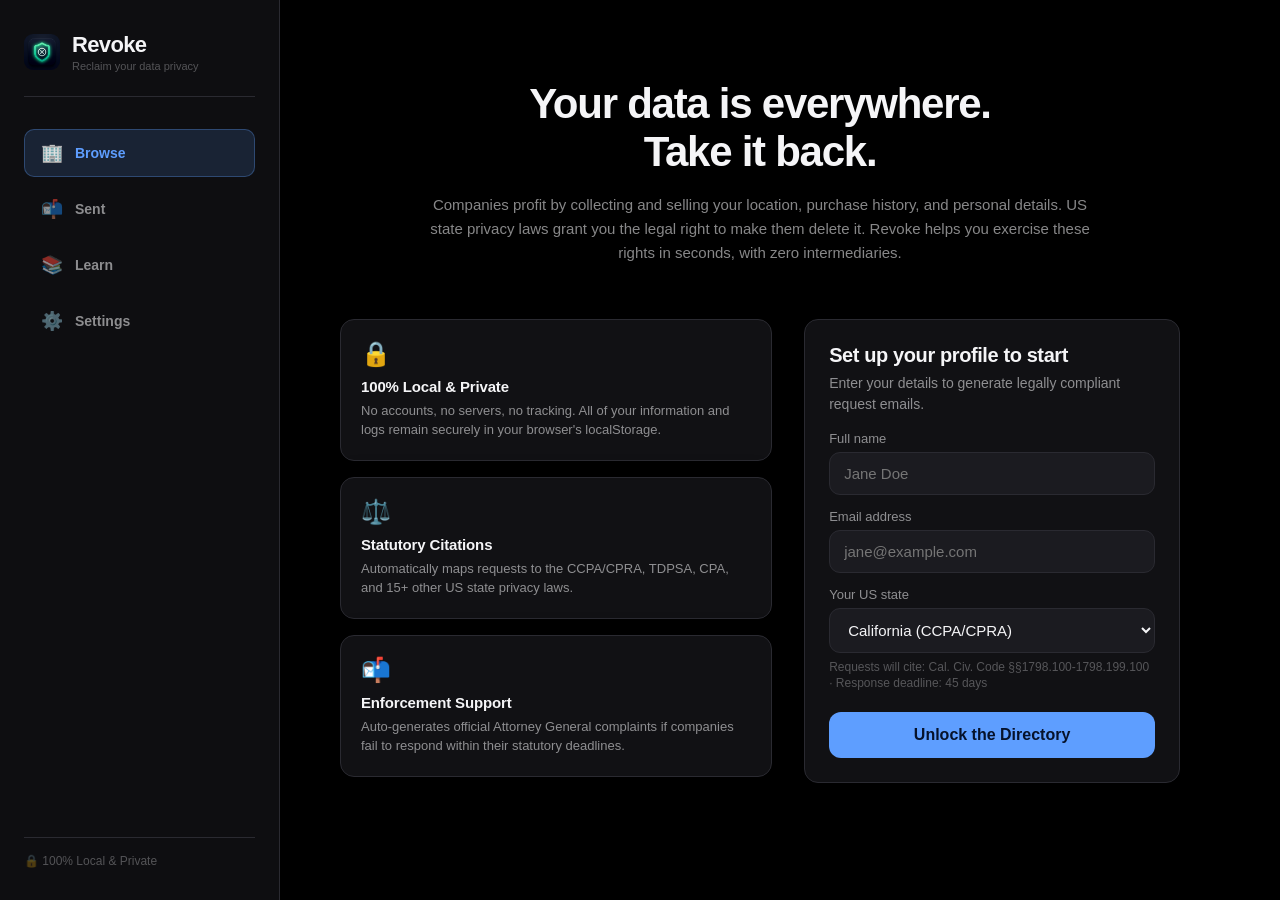
<file: index.html>
<!DOCTYPE html>
<html lang="en">
<head>
  <meta charset="UTF-8">
  <meta name="viewport" content="width=device-width, initial-scale=1, viewport-fit=cover">
  <meta name="theme-color" content="#000000">
  <title>Revoke | Reclaim Your Data Privacy</title>
  <meta name="description" content="Generate legally-compliant data deletion, opt-out, and access requests for 178+ companies based on your US state privacy law. No accounts, no servers, no tracking.">
  <link rel="canonical" href="https://www.revokemydata.com/">

  <!-- Open Graph / social sharing -->
  <meta property="og:type" content="website">
  <meta property="og:site_name" content="Revoke">
  <meta property="og:title" content="Revoke | Reclaim Your Data Privacy">
  <meta property="og:description" content="One click to send legally-compliant data deletion, opt-out, and access requests to 178+ companies. No accounts, no servers, no tracking.">
  <meta property="og:url" content="https://www.revokemydata.com/">
  <meta property="og:image" content="https://www.revokemydata.com/assets/og-image.png">
  <meta name="twitter:card" content="summary_large_image">
  <meta name="twitter:title" content="Revoke | Reclaim Your Data Privacy">
  <meta name="twitter:description" content="One click to send legally-compliant data deletion, opt-out, and access requests to 178+ companies. No accounts, no servers, no tracking.">
  <meta name="twitter:image" content="https://www.revokemydata.com/assets/og-image.png">

  <link rel="icon" href="assets/icon.png">
  <link rel="apple-touch-icon" href="assets/icon.png">
  <link rel="stylesheet" href="css/styles.css">
</head>
<body>
  <div class="app" id="root"></div>

  <script src="js/brokers.js"></script>
  <script src="js/data.js"></script>
  <script src="js/store.js"></script>
  <script src="js/templates.js"></script>
  <script src="js/app.js"></script>
</body>
</html>
</file>
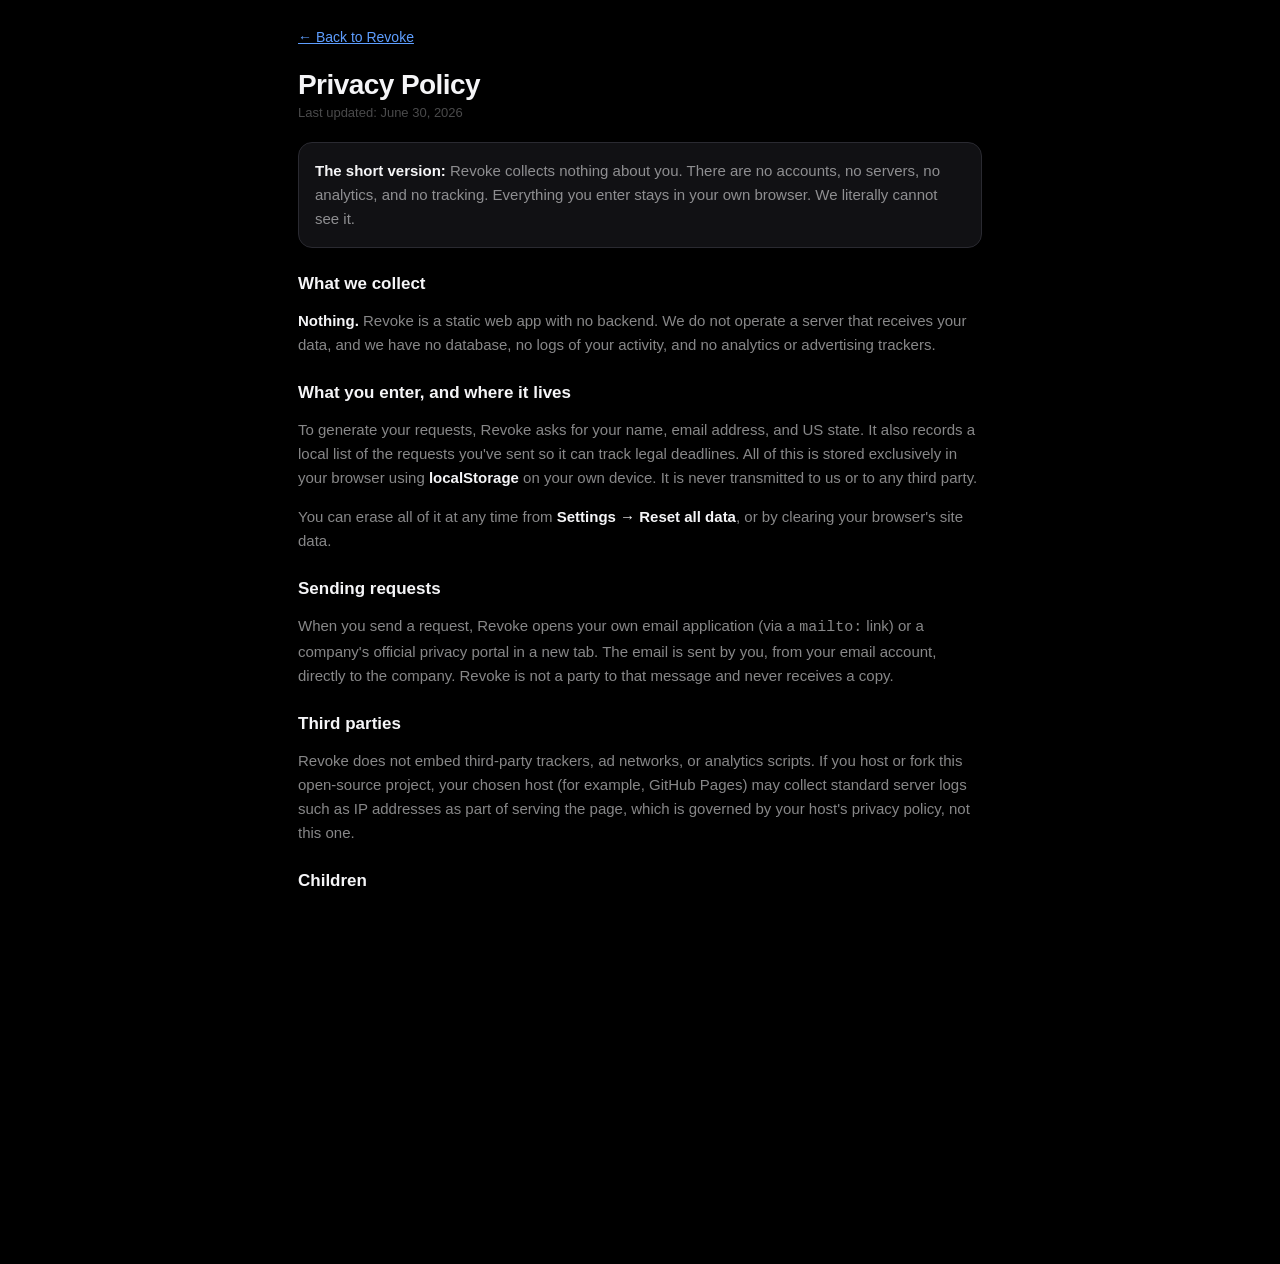
<file: privacy.html>
<!DOCTYPE html>
<html lang="en">
<head>
  <meta charset="UTF-8">
  <meta name="viewport" content="width=device-width, initial-scale=1, viewport-fit=cover">
  <meta name="theme-color" content="#000000">
  <title>Privacy Policy | Revoke</title>
  <meta name="description" content="Revoke collects nothing. No accounts, no servers, no analytics, no tracking. Everything stays in your browser.">
  <link rel="icon" href="assets/icon.png">
  <link rel="stylesheet" href="css/styles.css">
  <style>
    .doc { max-width: 720px; margin: 0 auto; padding: 28px 18px 80px; }
    .doc a.back { display:inline-block; font-size:14px; margin-bottom:18px; }
    .doc h1 { font-size: 28px; letter-spacing:-0.02em; margin: 6px 0 4px; }
    .doc .updated { color: var(--text-faint); font-size: 13px; margin-bottom: 22px; }
    .doc h2 { font-size: 17px; margin: 26px 0 8px; }
    .doc p, .doc li { color: var(--text-dim); font-size: 15px; line-height: 1.6; }
    .doc ul { padding-left: 20px; }
    .doc strong { color: var(--text); }
    .callout { background: var(--surface); border:1px solid var(--border); border-radius:14px; padding:16px; margin:18px 0; }
  </style>
</head>
<body>
  <div class="doc">
    <a class="back" href="index.html">← Back to Revoke</a>
    <h1>Privacy Policy</h1>
    <div class="updated">Last updated: June 30, 2026</div>

    <div class="callout">
      <p style="margin:0"><strong>The short version:</strong> Revoke collects nothing about you. There are no accounts, no servers, no analytics, and no tracking. Everything you enter stays in your own browser. We literally cannot see it.</p>
    </div>

    <h2>What we collect</h2>
    <p><strong>Nothing.</strong> Revoke is a static web app with no backend. We do not operate a server that receives your data, and we have no database, no logs of your activity, and no analytics or advertising trackers.</p>

    <h2>What you enter, and where it lives</h2>
    <p>To generate your requests, Revoke asks for your name, email address, and US state. It also records a local list of the requests you've sent so it can track legal deadlines. All of this is stored exclusively in your browser using <strong>localStorage</strong> on your own device. It is never transmitted to us or to any third party.</p>
    <p>You can erase all of it at any time from <strong>Settings → Reset all data</strong>, or by clearing your browser's site data.</p>

    <h2>Sending requests</h2>
    <p>When you send a request, Revoke opens your own email application (via a <code>mailto:</code> link) or a company's official privacy portal in a new tab. The email is sent by you, from your email account, directly to the company. Revoke is not a party to that message and never receives a copy.</p>

    <h2>Third parties</h2>
    <p>Revoke does not embed third-party trackers, ad networks, or analytics scripts. If you host or fork this open-source project, your chosen host (for example, GitHub Pages) may collect standard server logs such as IP addresses as part of serving the page, which is governed by your host's privacy policy, not this one.</p>

    <h2>Children</h2>
    <p>Revoke is intended for adults exercising their own privacy rights and is not directed at children.</p>

    <h2>Changes</h2>
    <p>Because this is an open-source project, this policy may change as the project evolves. Material changes will be reflected in the date above and in the project's commit history.</p>

    <h2>Contact</h2>
    <p>Questions or corrections can be raised as an issue on the project's GitHub repository.</p>

    <p style="margin-top:28px;font-size:13px;color:var(--text-faint)">Revoke is open-source software provided under the MIT License. It is not a law firm and does not provide legal advice.</p>
  </div>
</body>
</html>
</file>
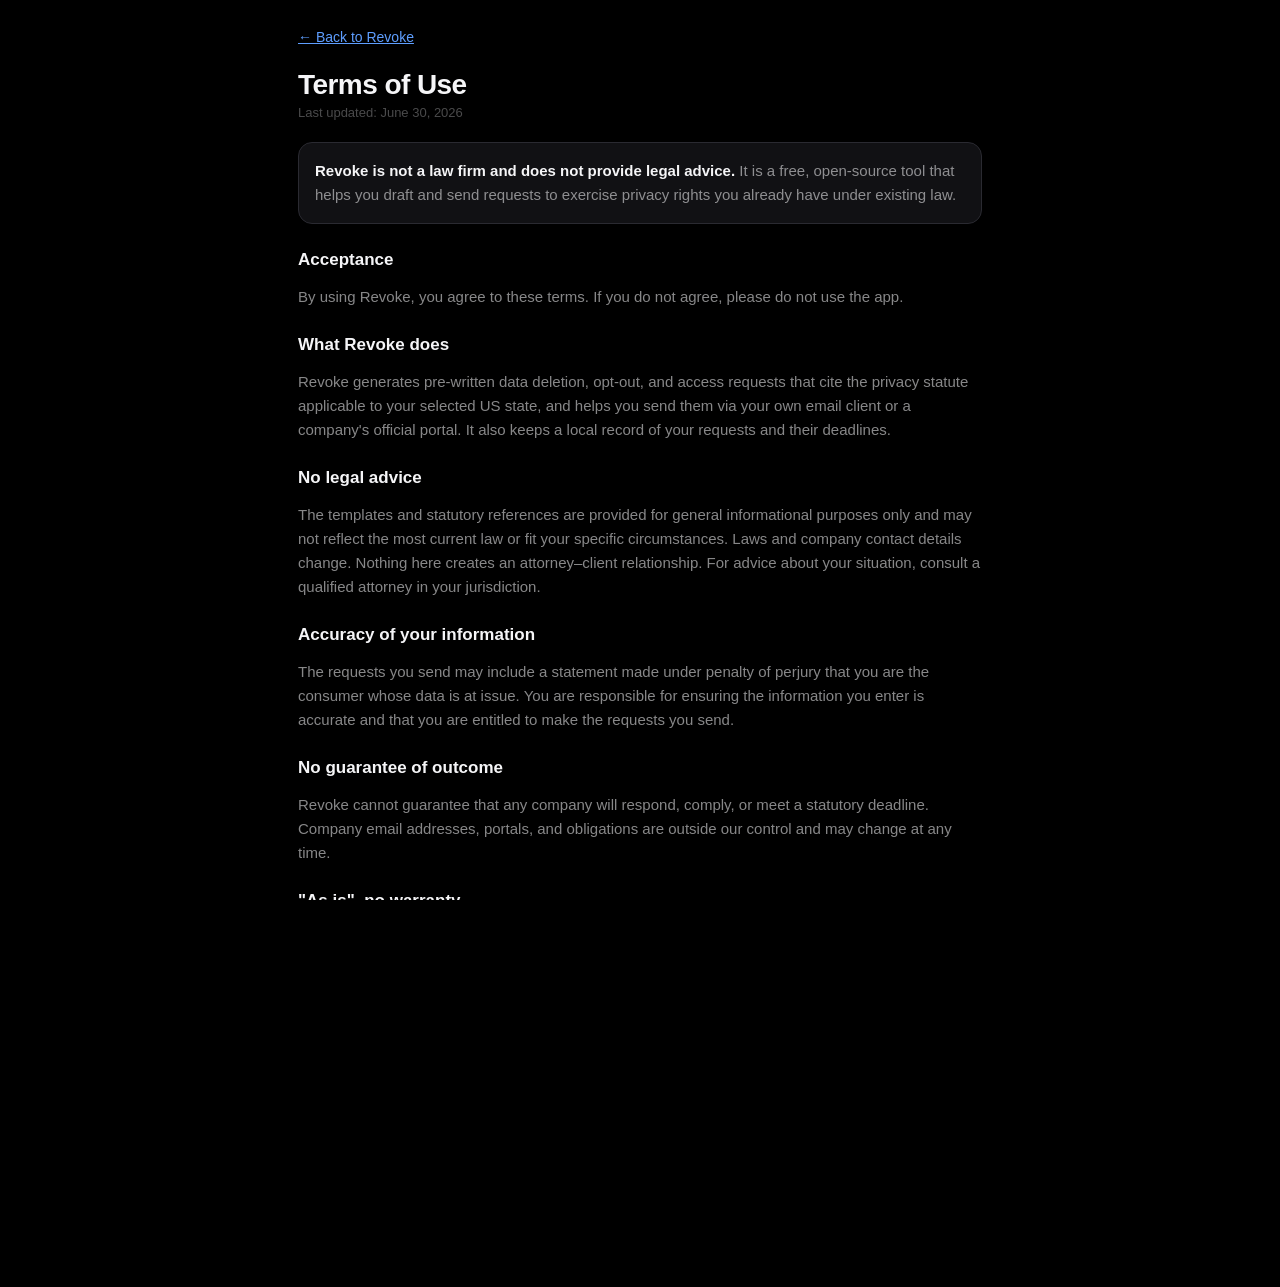
<file: terms.html>
<!DOCTYPE html>
<html lang="en">
<head>
  <meta charset="UTF-8">
  <meta name="viewport" content="width=device-width, initial-scale=1, viewport-fit=cover">
  <meta name="theme-color" content="#000000">
  <title>Terms of Use | Revoke</title>
  <meta name="description" content="Terms of use for Revoke, an open-source privacy tool. Not legal advice.">
  <link rel="icon" href="assets/icon.png">
  <link rel="stylesheet" href="css/styles.css">
  <style>
    .doc { max-width: 720px; margin: 0 auto; padding: 28px 18px 80px; }
    .doc a.back { display:inline-block; font-size:14px; margin-bottom:18px; }
    .doc h1 { font-size: 28px; letter-spacing:-0.02em; margin: 6px 0 4px; }
    .doc .updated { color: var(--text-faint); font-size: 13px; margin-bottom: 22px; }
    .doc h2 { font-size: 17px; margin: 26px 0 8px; }
    .doc p, .doc li { color: var(--text-dim); font-size: 15px; line-height: 1.6; }
    .doc ul { padding-left: 20px; }
    .doc strong { color: var(--text); }
    .callout { background: var(--surface); border:1px solid var(--border); border-radius:14px; padding:16px; margin:18px 0; }
  </style>
</head>
<body>
  <div class="doc">
    <a class="back" href="index.html">← Back to Revoke</a>
    <h1>Terms of Use</h1>
    <div class="updated">Last updated: June 30, 2026</div>

    <div class="callout">
      <p style="margin:0"><strong>Revoke is not a law firm and does not provide legal advice.</strong> It is a free, open-source tool that helps you draft and send requests to exercise privacy rights you already have under existing law.</p>
    </div>

    <h2>Acceptance</h2>
    <p>By using Revoke, you agree to these terms. If you do not agree, please do not use the app.</p>

    <h2>What Revoke does</h2>
    <p>Revoke generates pre-written data deletion, opt-out, and access requests that cite the privacy statute applicable to your selected US state, and helps you send them via your own email client or a company's official portal. It also keeps a local record of your requests and their deadlines.</p>

    <h2>No legal advice</h2>
    <p>The templates and statutory references are provided for general informational purposes only and may not reflect the most current law or fit your specific circumstances. Laws and company contact details change. Nothing here creates an attorney–client relationship. For advice about your situation, consult a qualified attorney in your jurisdiction.</p>

    <h2>Accuracy of your information</h2>
    <p>The requests you send may include a statement made under penalty of perjury that you are the consumer whose data is at issue. You are responsible for ensuring the information you enter is accurate and that you are entitled to make the requests you send.</p>

    <h2>No guarantee of outcome</h2>
    <p>Revoke cannot guarantee that any company will respond, comply, or meet a statutory deadline. Company email addresses, portals, and obligations are outside our control and may change at any time.</p>

    <h2>"As is", no warranty</h2>
    <p>Revoke is provided "as is" without warranties of any kind. To the maximum extent permitted by law, the authors and contributors are not liable for any damages arising from your use of the app. See the <a href="LICENSE">MIT License</a> for the full terms.</p>

    <h2>Open source</h2>
    <p>Revoke is licensed under the MIT License. You are free to use, modify, and self-host it consistent with that license.</p>

    <h2>Contact</h2>
    <p>Issues and questions can be raised on the project's GitHub repository.</p>
  </div>
</body>
</html>
</file>
<file: css/styles.css>
:root {
  --bg: #000000;
  --surface: #111114;
  --surface-2: #1b1b20;
  --border: #2a2a31;
  --text: #f5f5f7;
  --text-dim: rgba(245, 245, 247, 0.55);
  --text-faint: rgba(245, 245, 247, 0.3);
  --accent: #5e9eff;
  --accent-dim: rgba(94, 158, 255, 0.15);
  --green: #34c759;
  --orange: #ff9f0a;
  --yellow: #ffd60a;
  --red: #ff453a;
  --gray: #8e8e93;
  --radius: 14px;
  --maxw: 760px;
}

* { box-sizing: border-box; }

html, body {
  margin: 0;
  padding: 0;
  background: var(--bg);
  color: var(--text);
  font-family: -apple-system, BlinkMacSystemFont, "Segoe UI", Roboto, Helvetica, Arial, sans-serif;
  -webkit-font-smoothing: antialiased;
}

a { color: var(--accent); }

.app {
  max-width: var(--maxw);
  margin: 0 auto;
  padding: 0 16px 96px;
}

/* Header */
.topbar {
  position: sticky;
  top: 0;
  z-index: 20;
  background: rgba(0, 0, 0, 0.85);
  backdrop-filter: blur(12px);
  -webkit-backdrop-filter: blur(12px);
  display: flex;
  align-items: center;
  justify-content: space-between;
  padding: 14px 4px 12px;
  border-bottom: 1px solid var(--border);
}
.brand { display: flex; align-items: center; gap: 10px; }
.brand img { width: 30px; height: 30px; border-radius: 7px; }
.brand h1 { font-size: 20px; margin: 0; letter-spacing: -0.02em; }
.brand .tag { font-size: 11px; color: var(--text-faint); margin-top: 1px; }

/* Tabs */
.tabbar {
  position: fixed;
  bottom: 0; left: 0; right: 0;
  z-index: 30;
  display: flex;
  justify-content: center;
  gap: 4px;
  background: rgba(10, 10, 12, 0.92);
  backdrop-filter: blur(14px);
  -webkit-backdrop-filter: blur(14px);
  border-top: 1px solid var(--border);
  padding: 8px 8px max(8px, env(safe-area-inset-bottom));
}
.tabbar button {
  flex: 1;
  max-width: 140px;
  background: none;
  border: none;
  color: var(--text-faint);
  font-size: 11px;
  font-weight: 600;
  display: flex;
  flex-direction: column;
  align-items: center;
  gap: 3px;
  padding: 4px 0;
  cursor: pointer;
}
.tabbar button .ic { font-size: 18px; }
.tabbar button.active { color: var(--accent); }

/* Sections / cards */
.section { margin-top: 22px; }
.section-title { font-size: 13px; text-transform: uppercase; letter-spacing: 0.06em; color: var(--text-dim); margin: 0 0 10px 2px; }

.card {
  background: var(--surface);
  border: 1px solid var(--border);
  border-radius: var(--radius);
  padding: 16px;
  box-shadow: 0 8px 30px rgba(0, 0, 0, 0.25);
  transition: border-color 0.2s ease, box-shadow 0.2s ease;
}
.card:hover {
  border-color: rgba(94, 158, 255, 0.15);
}

/* Search */
.search {
  width: 100%;
  background: var(--surface-2);
  border: 1px solid var(--border);
  color: var(--text);
  border-radius: 11px;
  padding: 11px 14px;
  font-size: 15px;
  margin-top: 14px;
}
.search::placeholder { color: var(--text-faint); }

/* Category chips */
.chips { display: flex; flex-wrap: wrap; gap: 8px; margin-top: 14px; }
.chip {
  background: var(--surface-2);
  border: 1px solid var(--border);
  color: var(--text-dim);
  border-radius: 999px;
  padding: 7px 13px;
  font-size: 13px;
  font-weight: 600;
  cursor: pointer;
  white-space: nowrap;
}
.chip.active { background: var(--accent-dim); border-color: var(--accent); color: var(--accent); }

/* Broker list */
.broker {
  display: flex;
  align-items: center;
  gap: 12px;
  background: var(--surface);
  border: 1px solid var(--border);
  border-radius: var(--radius);
  padding: 13px 14px;
  margin-top: 10px;
  cursor: pointer;
  transition: all 0.2s cubic-bezier(0.4, 0, 0.2, 1);
}
.broker:hover {
  border-color: var(--accent);
  background: var(--surface-2);
  box-shadow: 0 4px 20px rgba(94, 158, 255, 0.06);
  transform: translateY(-1px);
}
.broker .emoji { font-size: 22px; width: 30px; text-align: center; flex-shrink: 0; }
.broker .info { flex: 1; min-width: 0; }
.broker .name { font-size: 15px; font-weight: 600; }
.broker .meta { font-size: 12px; color: var(--text-faint); margin-top: 2px; }
.broker .chev { color: var(--text-faint); font-size: 18px; }

.pill {
  font-size: 10px;
  font-weight: 700;
  text-transform: uppercase;
  letter-spacing: 0.04em;
  padding: 3px 7px;
  border-radius: 6px;
  flex-shrink: 0;
}
.risk-critical { background: rgba(255, 69, 58, 0.16); color: var(--red); }
.risk-high { background: rgba(255, 159, 10, 0.16); color: var(--orange); }
.risk-medium { background: rgba(255, 214, 10, 0.14); color: var(--yellow); }
.risk-low { background: rgba(142, 142, 147, 0.18); color: var(--gray); }

/* Buttons */
.btn {
  display: inline-flex;
  align-items: center;
  justify-content: center;
  gap: 8px;
  width: 100%;
  background: var(--accent);
  color: #06122b;
  border: none;
  border-radius: 12px;
  padding: 14px;
  font-size: 16px;
  font-weight: 700;
  cursor: pointer;
}
.btn.secondary { background: var(--surface-2); color: var(--text); border: 1px solid var(--border); }
.btn.danger { background: rgba(255, 69, 58, 0.14); color: var(--red); }
.btn.ghost { background: none; color: var(--accent); }
.btn:disabled { opacity: 0.4; cursor: not-allowed; }
.btn-row { display: flex; gap: 10px; margin-top: 12px; }
.btn-row .btn { flex: 1; }

/* Form fields */
.field { margin-top: 14px; }
.field label { display: block; font-size: 13px; color: var(--text-dim); margin-bottom: 6px; }
.field input, .field select {
  width: 100%;
  background: var(--surface-2);
  border: 1px solid var(--border);
  color: var(--text);
  border-radius: 11px;
  padding: 12px 14px;
  font-size: 15px;
}
.field .hint { font-size: 12px; color: var(--text-faint); margin-top: 6px; line-height: 1.4; }

/* Stats grid */
.stats { display: grid; grid-template-columns: repeat(2, 1fr); gap: 10px; margin-top: 14px; }
.stat { background: var(--surface); border: 1px solid var(--border); border-radius: var(--radius); padding: 14px; }
.stat .num { font-size: 26px; font-weight: 800; letter-spacing: -0.02em; }
.stat .lbl { font-size: 12px; color: var(--text-dim); margin-top: 2px; }

/* Receipt rows */
.receipt {
  background: var(--surface);
  border: 1px solid var(--border);
  border-radius: var(--radius);
  padding: 14px;
  margin-top: 10px;
}
.receipt .top { display: flex; justify-content: space-between; align-items: flex-start; gap: 10px; }
.receipt .rname { font-size: 15px; font-weight: 600; }
.receipt .rmeta { font-size: 12px; color: var(--text-faint); margin-top: 3px; }
.status-pill { font-size: 11px; font-weight: 700; padding: 4px 9px; border-radius: 7px; white-space: nowrap; }
.st-pending { background: var(--accent-dim); color: var(--accent); }
.st-confirmed { background: rgba(52, 199, 89, 0.16); color: var(--green); }
.st-action { background: rgba(255, 159, 10, 0.16); color: var(--orange); }
.st-bad { background: rgba(255, 69, 58, 0.16); color: var(--red); }
.st-gray { background: rgba(142, 142, 147, 0.18); color: var(--gray); }
.receipt select { margin-top: 10px; width: 100%; background: var(--surface-2); color: var(--text); border: 1px solid var(--border); border-radius: 9px; padding: 9px 11px; font-size: 13px; }

/* Modal */
.modal-backdrop {
  position: fixed; inset: 0; z-index: 50;
  background: rgba(0, 0, 0, 0.6);
  backdrop-filter: blur(4px);
  display: flex; align-items: flex-end; justify-content: center;
}
.modal {
  background: var(--surface);
  border: 1px solid var(--border);
  border-radius: 20px 20px 0 0;
  width: 100%;
  max-width: var(--maxw);
  max-height: 90vh;
  overflow-y: auto;
  padding: 18px 18px 28px;
}
@media (min-width: 600px) {
  .modal-backdrop { align-items: center; }
  .modal { border-radius: 20px; }
}
.modal h2 { margin: 4px 0 2px; font-size: 21px; }
.modal .sub { color: var(--text-dim); font-size: 13px; margin-bottom: 6px; }
.modal-close { float: right; background: var(--surface-2); border: 1px solid var(--border); color: var(--text-dim); width: 30px; height: 30px; border-radius: 999px; font-size: 16px; cursor: pointer; }

.email-preview {
  background: var(--surface-2);
  border: 1px solid var(--border);
  border-radius: 11px;
  padding: 14px;
  margin-top: 12px;
  font-size: 13px;
  line-height: 1.5;
  white-space: pre-wrap;
  max-height: 320px;
  overflow-y: auto;
  color: var(--text-dim);
}

.seg { display: flex; gap: 6px; margin-top: 12px; }
.seg button {
  flex: 1;
  background: var(--surface-2);
  border: 1px solid var(--border);
  color: var(--text-dim);
  border-radius: 10px;
  padding: 10px 6px;
  font-size: 12px;
  font-weight: 600;
  cursor: pointer;
}
.seg button.active { background: var(--accent-dim); border-color: var(--accent); color: var(--accent); }

.notice {
  background: rgba(255, 159, 10, 0.1);
  border: 1px solid rgba(255, 159, 10, 0.3);
  color: var(--orange);
  border-radius: 11px;
  padding: 11px 13px;
  font-size: 13px;
  margin-top: 12px;
  line-height: 1.45;
}

.empty { text-align: center; color: var(--text-faint); padding: 50px 20px; }
.empty .big { font-size: 40px; margin-bottom: 10px; }

.hero { text-align: center; padding: 30px 10px 6px; }
.hero .logo { width: 72px; height: 72px; border-radius: 17px; margin-bottom: 14px; }
.hero h1 { font-size: 30px; margin: 0 0 6px; letter-spacing: -0.02em; }
.hero p { color: var(--text-dim); font-size: 15px; line-height: 1.5; margin: 0 auto; max-width: 420px; }

.foot { text-align: center; color: var(--text-faint); font-size: 11px; line-height: 1.5; margin-top: 30px; padding: 0 10px; }

.toast {
  position: fixed;
  bottom: 88px; left: 50%;
  transform: translateX(-50%);
  background: var(--surface-2);
  border: 1px solid var(--border);
  color: var(--text);
  padding: 11px 18px;
  border-radius: 999px;
  font-size: 14px;
  z-index: 60;
  opacity: 0;
  transition: opacity 0.2s ease;
  pointer-events: none;
}
.toast.show { opacity: 1; }

.hidden { display: none !important; }

/* Custom scrollbars */
::-webkit-scrollbar {
  width: 8px;
  height: 8px;
}
::-webkit-scrollbar-track {
  background: var(--bg);
}
::-webkit-scrollbar-thumb {
  background: var(--border);
  border-radius: 4px;
}
::-webkit-scrollbar-thumb:hover {
  background: var(--surface-2);
}

/* Responsive & Layout Redesign */
.sidebar {
  display: none;
}

@media (min-width: 768px) {
  html, body {
    height: 100%;
    overflow: hidden;
  }
  .layout-container {
    display: flex;
    height: 100vh;
    width: 100vw;
    background: var(--bg);
    overflow: hidden;
  }
  .sidebar {
    display: flex;
    flex-direction: column;
    width: 280px;
    height: 100vh;
    background: rgba(17, 17, 20, 0.85);
    backdrop-filter: blur(20px);
    -webkit-backdrop-filter: blur(20px);
    border-right: 1px solid var(--border);
    padding: 32px 24px;
    flex-shrink: 0;
  }
  .sidebar .brand {
    display: flex;
    align-items: center;
    gap: 12px;
    padding-bottom: 24px;
    border-bottom: 1px solid var(--border);
  }
  .sidebar .brand img {
    width: 36px;
    height: 36px;
    border-radius: 9px;
  }
  .sidebar .brand h1 {
    font-size: 22px;
    margin: 0;
    letter-spacing: -0.03em;
    font-weight: 700;
  }
  .sidebar .brand .tag {
    font-size: 11px;
    color: var(--text-faint);
    margin-top: 2px;
  }
  .sidebar-nav {
    display: flex;
    flex-direction: column;
    gap: 8px;
    margin-top: 32px;
    flex: 1;
  }
  .sidebar-nav button {
    display: flex;
    align-items: center;
    gap: 12px;
    width: 100%;
    padding: 12px 16px;
    background: none;
    border: 1px solid transparent;
    border-radius: 10px;
    color: var(--text-dim);
    font-size: 14px;
    font-weight: 600;
    text-align: left;
    cursor: pointer;
    transition: all 0.15s cubic-bezier(0.4, 0, 0.2, 1);
  }
  .sidebar-nav button:hover {
    background: var(--surface-2);
    color: var(--text);
    border-color: var(--border);
  }
  .sidebar-nav button.active {
    background: var(--accent-dim);
    color: var(--accent);
    border-color: rgba(94, 158, 255, 0.3);
  }
  .sidebar-nav button .ic {
    font-size: 18px;
  }
  .sidebar-footer {
    padding-top: 16px;
    border-top: 1px solid var(--border);
  }
  .privacy-lock {
    font-size: 12px;
    color: var(--text-faint);
    display: flex;
    align-items: center;
    gap: 6px;
  }
  .main-content {
    flex: 1;
    min-width: 0;
    height: 100vh;
    display: flex;
    flex-direction: column;
    overflow-y: auto;
    padding: 40px 60px 80px;
  }
  .topbar {
    display: none !important;
  }
  .tabbar {
    display: none !important;
  }
  .app {
    max-width: 840px;
    margin: 0;
    padding: 0;
  }
  .toast {
    left: calc(50% + 140px);
    bottom: 40px;
  }
}

/* Landing & Onboarding Styles */
.landing-container {
  display: flex;
  flex-direction: column;
  gap: 32px;
  padding: 10px 0 40px;
}
.landing-hero {
  text-align: center;
  padding: 30px 10px 10px;
  max-width: 680px;
  margin: 0 auto;
}
.landing-title {
  font-size: 32px;
  line-height: 1.15;
  margin: 0 0 16px;
  letter-spacing: -0.03em;
  font-weight: 800;
}
@media (min-width: 600px) {
  .landing-title { font-size: 42px; }
}
.landing-subtitle {
  color: var(--text-dim);
  font-size: 15px;
  line-height: 1.6;
  margin: 0;
}
.landing-main-grid {
  display: flex;
  flex-direction: column;
  gap: 24px;
}
@media (min-width: 768px) {
  .landing-main-grid {
    display: grid;
    grid-template-columns: 1.15fr 1fr;
    gap: 32px;
    align-items: start;
    margin-top: 12px;
  }
}
.landing-left-col {
  display: flex;
  flex-direction: column;
  gap: 16px;
}
.landing-right-col {
  display: flex;
  flex-direction: column;
}
@media (max-width: 767px) {
  .landing-right-col {
    order: -1;
  }
}
.landing-feature-card {
  background: var(--surface);
  border: 1px solid var(--border);
  border-radius: var(--radius);
  padding: 20px;
  box-shadow: 0 8px 30px rgba(0, 0, 0, 0.25);
  transition: border-color 0.2s ease, box-shadow 0.2s ease;
}
.landing-feature-card:hover {
  border-color: rgba(94, 158, 255, 0.15);
}
.landing-feature-card h3 {
  font-size: 15px;
  font-weight: 700;
  margin: 10px 0 6px;
  letter-spacing: -0.01em;
}
.landing-feature-card p {
  color: var(--text-dim);
  font-size: 13px;
  line-height: 1.5;
  margin: 0;
}
.landing-icon {
  font-size: 24px;
}
.landing-setup-card {
  width: 100%;
  padding: 24px;
  background: var(--surface);
  border: 1px solid var(--border);
  border-radius: var(--radius);
  box-shadow: 0 8px 30px rgba(0, 0, 0, 0.25);
}
.landing-setup-card h2 {
  font-size: 20px;
  margin: 0 0 6px;
  letter-spacing: -0.02em;
}
</file>
